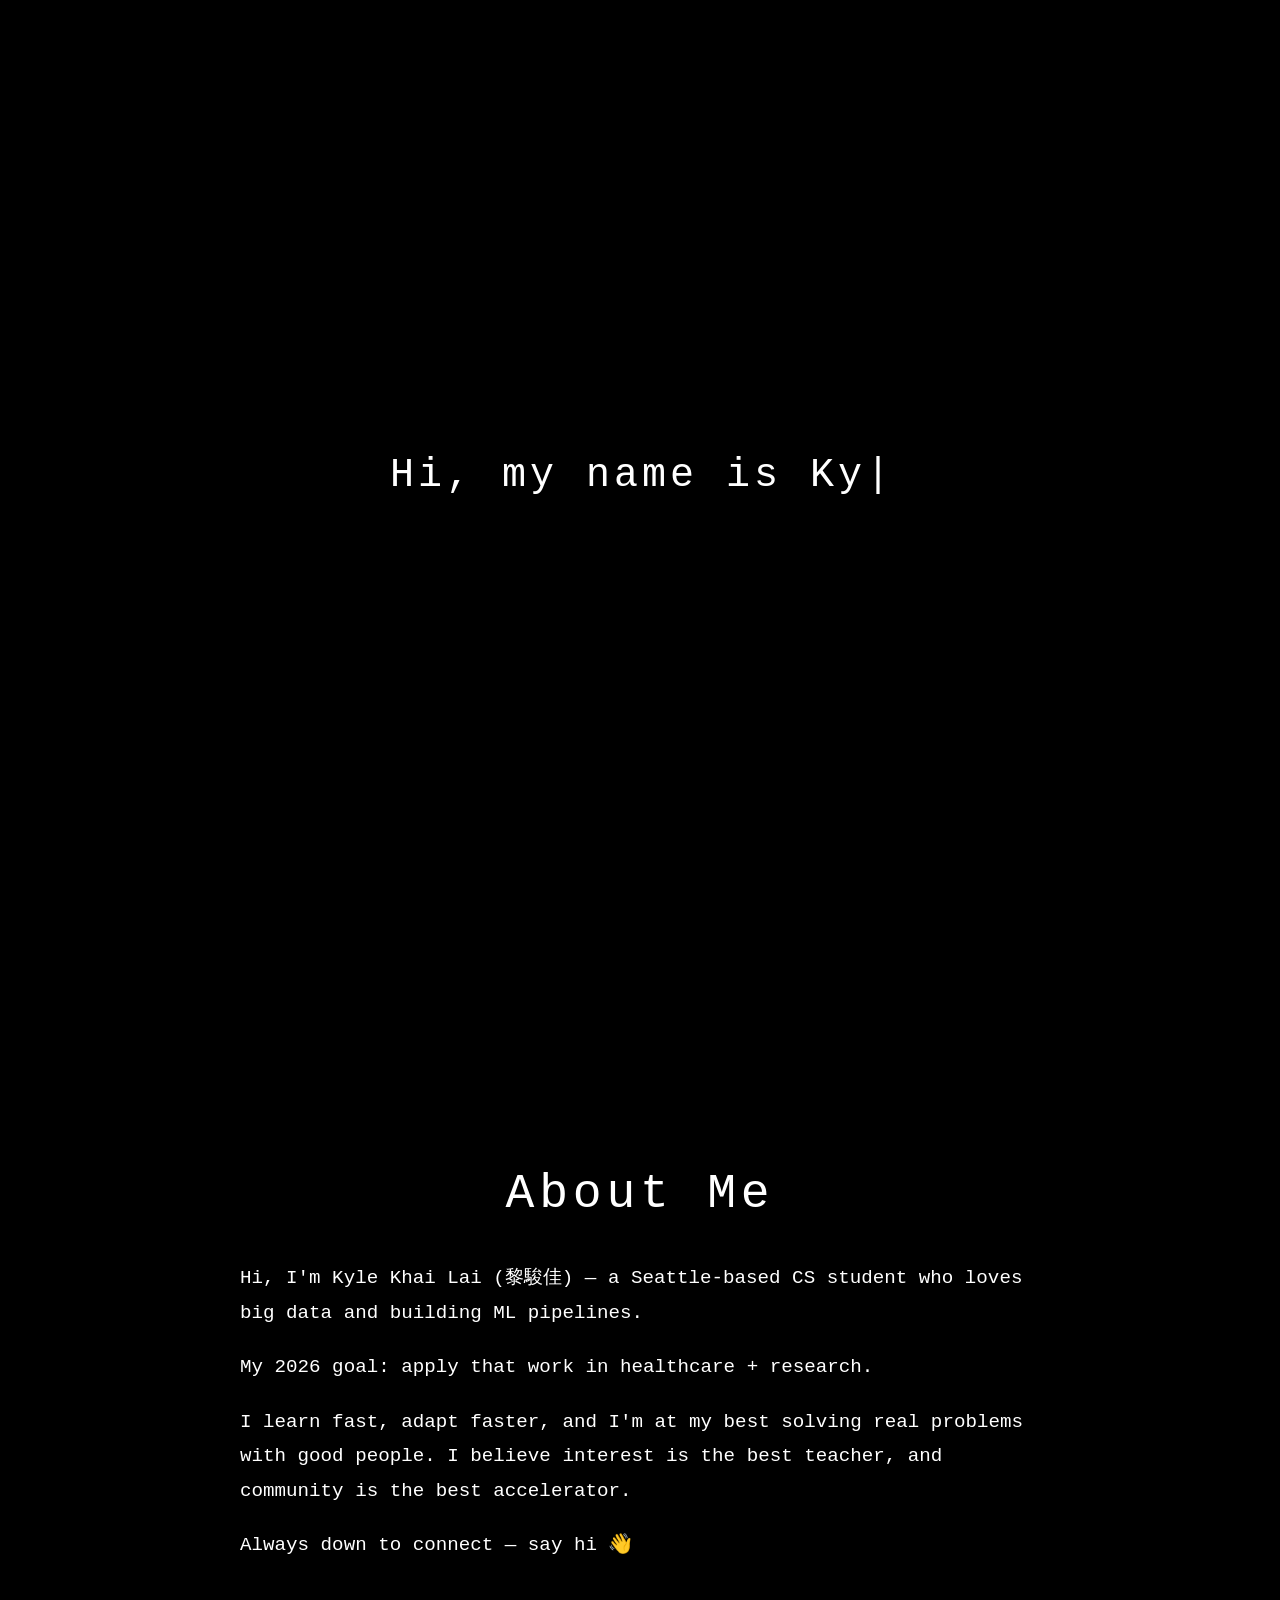
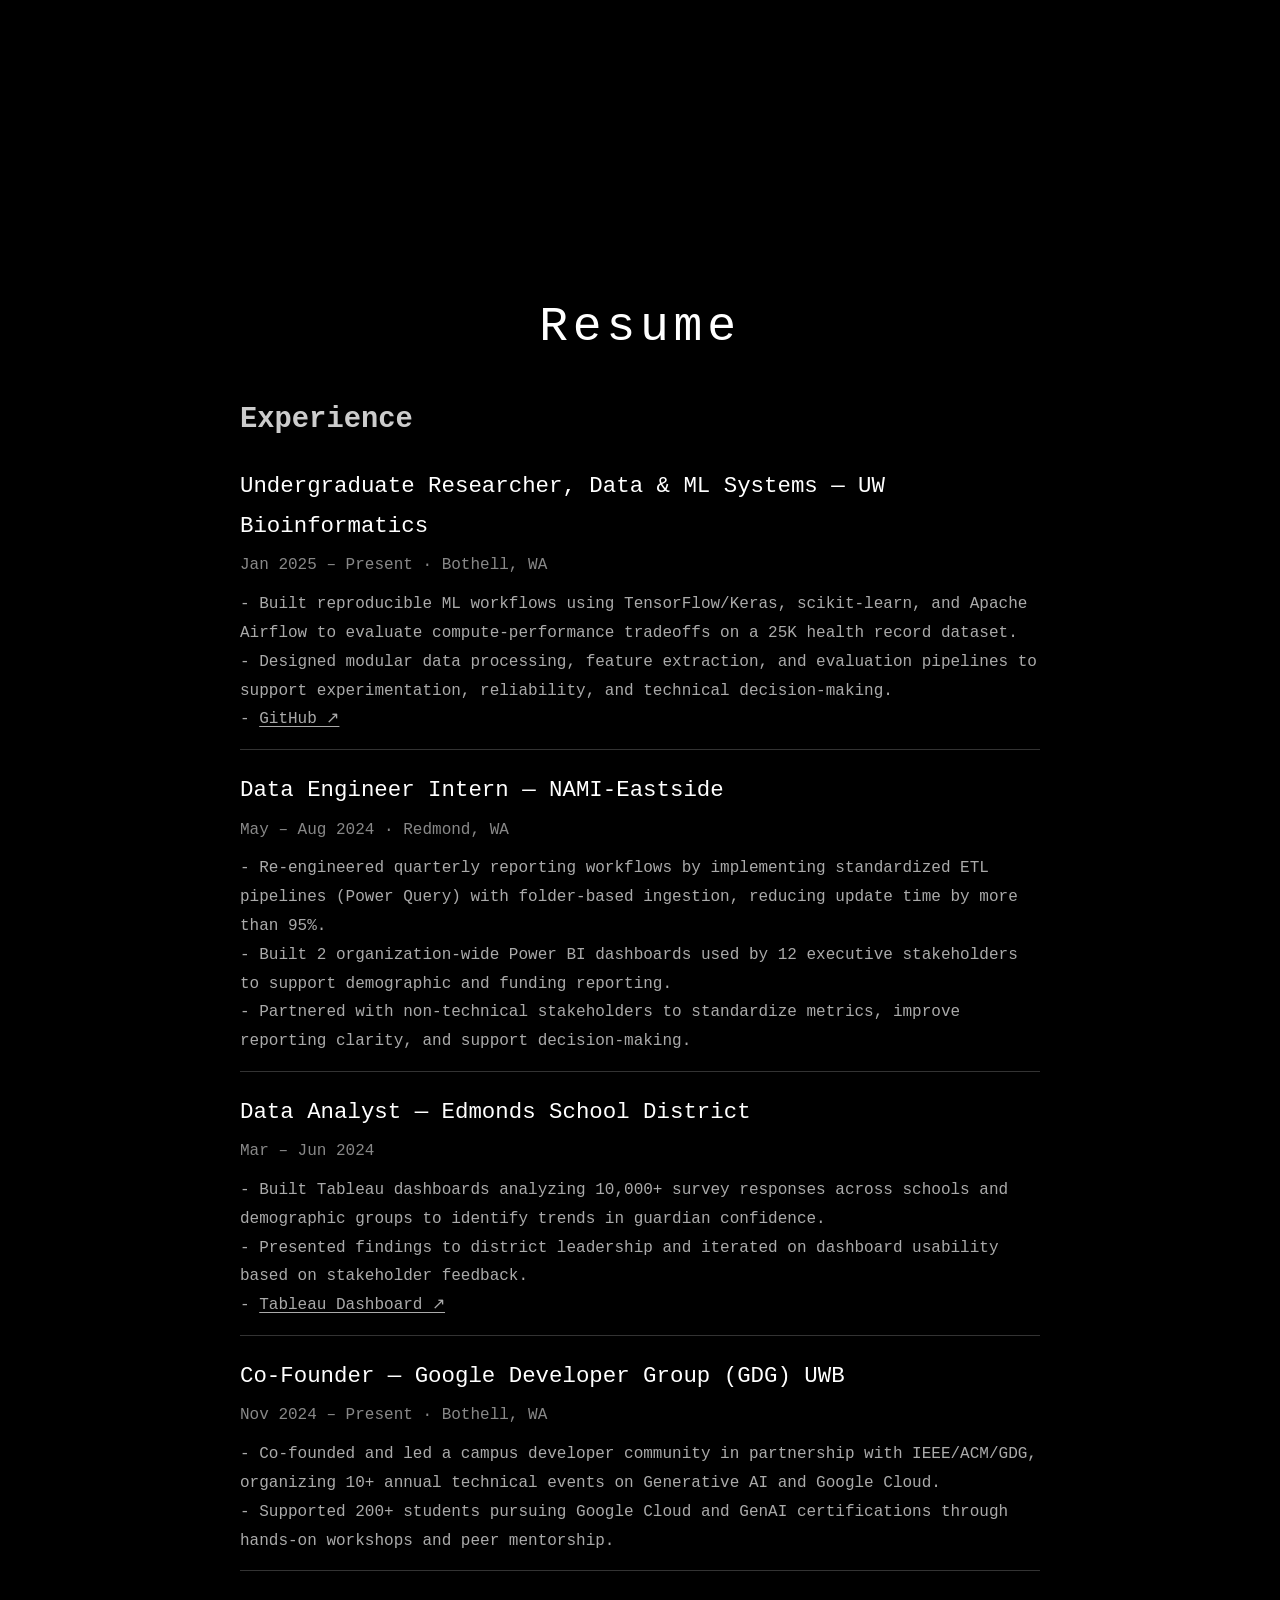
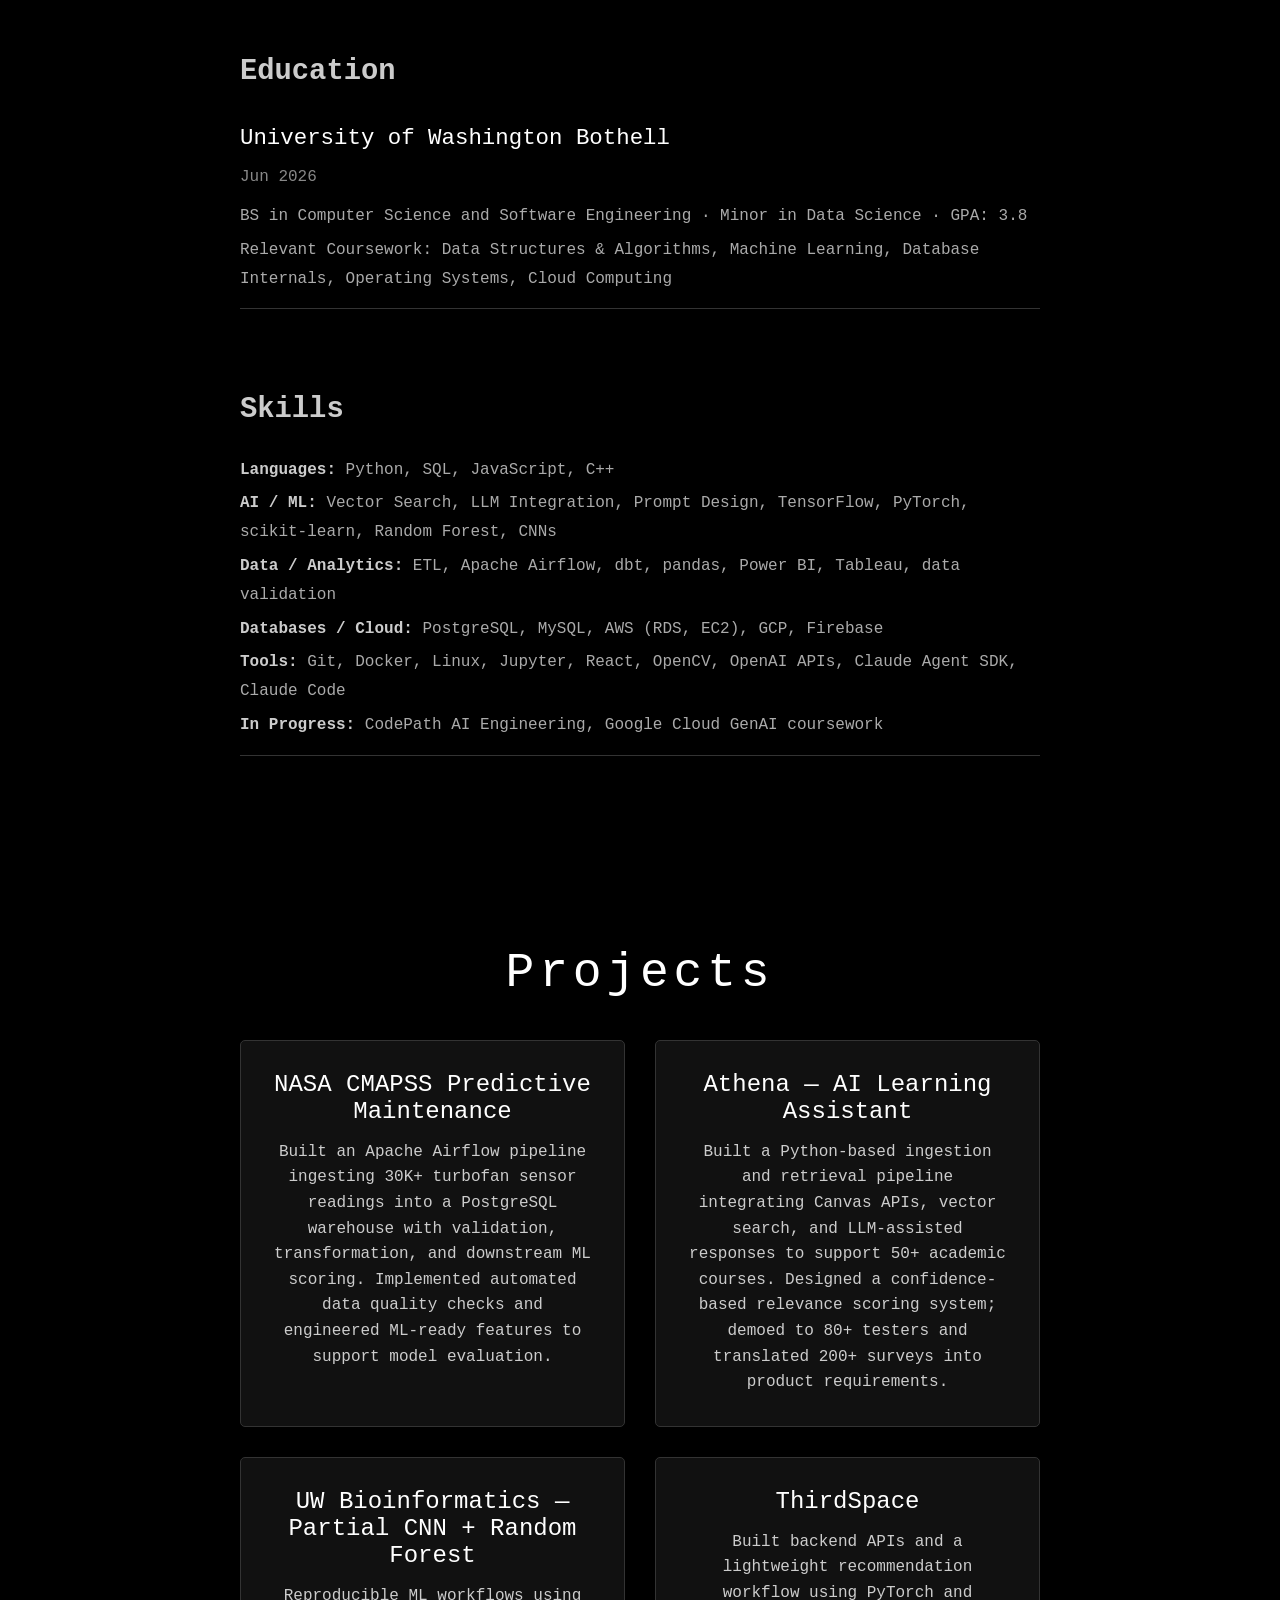
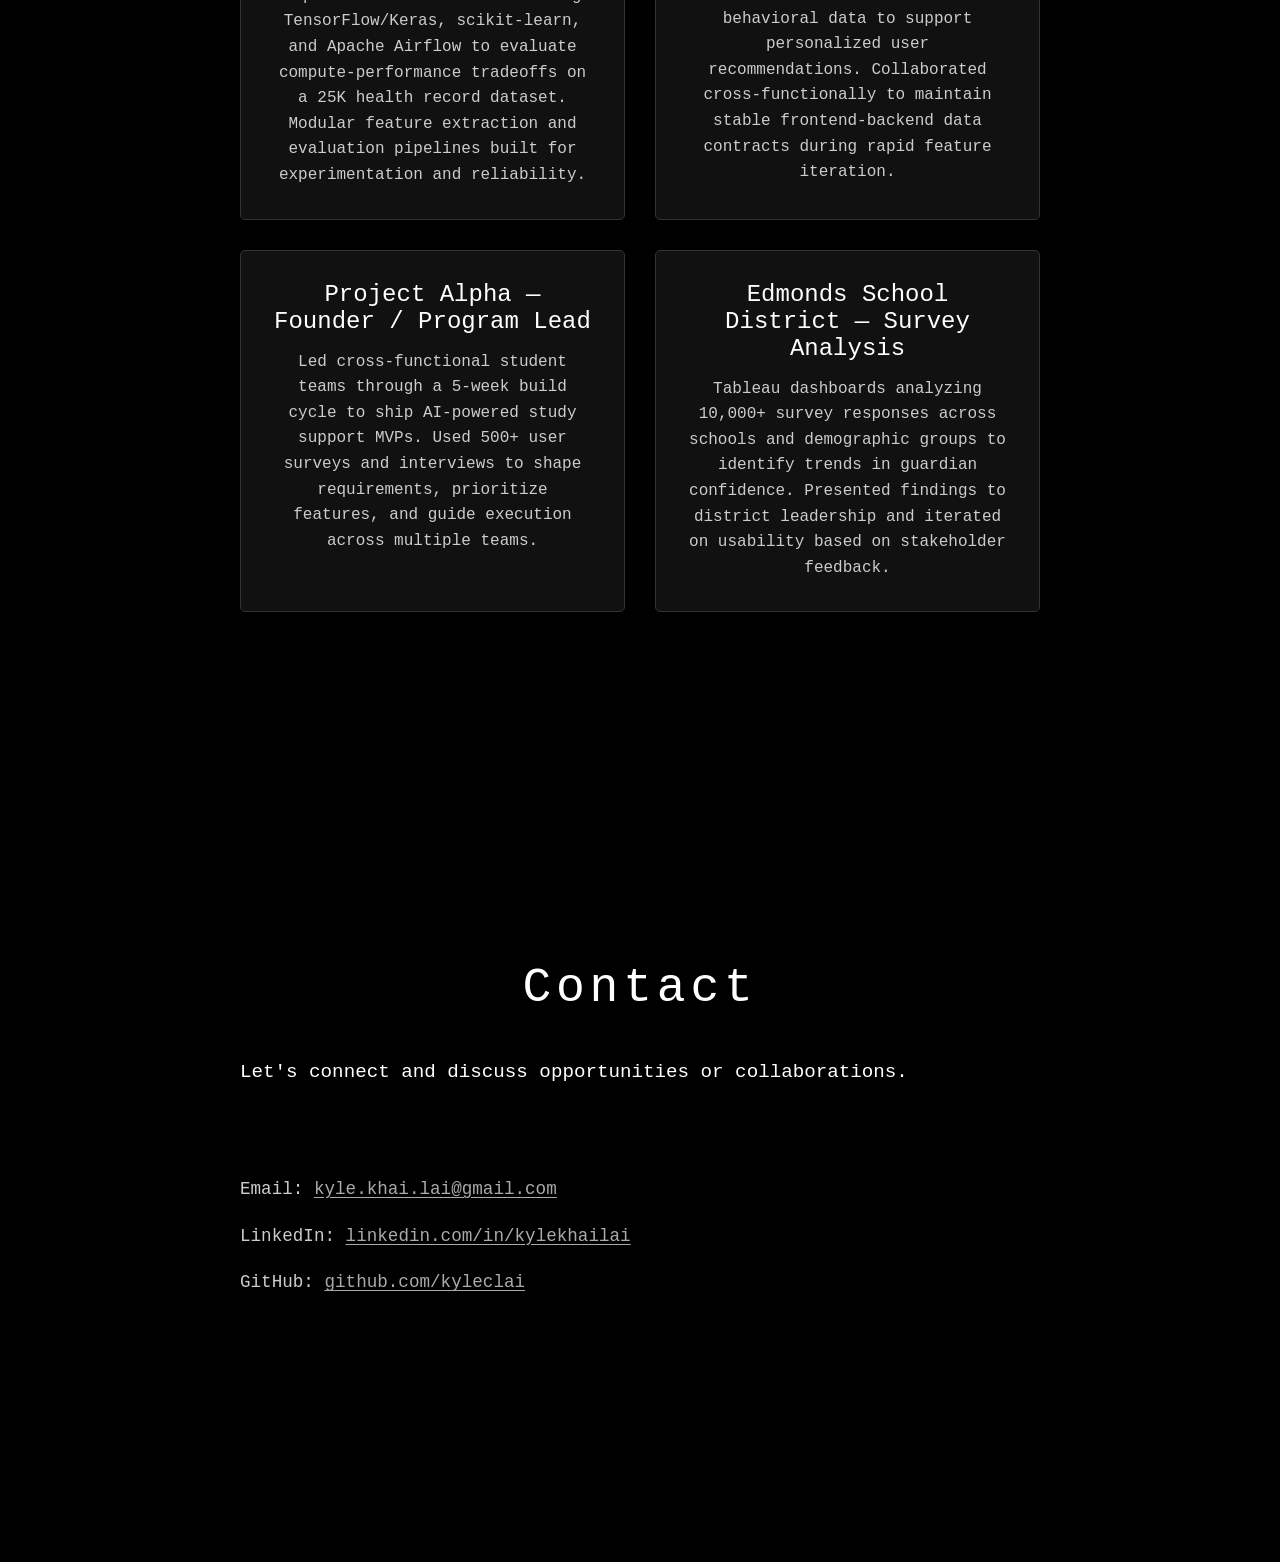
<file: index.html>
<!DOCTYPE html>
<html lang="en">

<head>
    <meta charset="UTF-8">
    <meta name="viewport" content="width=device-width, initial-scale=1.0">
    <title>Kyle Lai</title>
    <link rel="stylesheet" href="style.css">
</head>

<body>
    <!-- navigation -->
    <nav class="navigation" id="navigation">
        <a href="#home" class="nav-item">Home</a>
        <a href="#about" class="nav-item">About</a>
        <a href="#resume" class="nav-item">Resume</a>
        <a href="#projects" class="nav-item">Projects</a>
        <a href="blog.html" class="nav-item">Blog</a>
        <a href="#contact" class="nav-item">Contact</a>
    </nav>

    <!-- home section -->
    <section id="home" class="section">
        <div class="typing-container">
            <h1 class="typing-text" id="typingText"></h1><span class="cursor" id="cursor"></span>
        </div>
    </section>

    <!-- about section -->
    <section id="about" class="section">
        <div class="section-content">
            <h2 class="section-title">About Me</h2>
            <div class="content-text">
                <p>Hi, I'm Kyle Khai Lai (黎駿佳) — a Seattle-based CS student who loves big data and building ML pipelines.</p>
                <p>My 2026 goal: apply that work in healthcare + research.</p>
                <p>I learn fast, adapt faster, and I'm at my best solving real problems with good people. I believe interest is the best teacher, and community is the best accelerator.</p>
                <p>Always down to connect — say hi 👋</p>
            </div>
        </div>
    </section>

    <!-- resume section -->
    <section id="resume" class="section">
        <div class="section-content">
            <h2 class="section-title">Resume</h2>
            <div class="content-text">

                <div class="resume-section">
                    <h3>Experience</h3>

                    <div class="resume-item">
                        <h4>Undergraduate Researcher, Data &amp; ML Systems — UW Bioinformatics</h4>
                        <span class="resume-date">Jan 2025 – Present · Bothell, WA</span>
                        <p>- Built reproducible ML workflows using TensorFlow/Keras, scikit-learn, and Apache Airflow to evaluate compute-performance tradeoffs on a 25K health record dataset.<br>
                           - Designed modular data processing, feature extraction, and evaluation pipelines to support experimentation, reliability, and technical decision-making.<br>
                           - <a href="https://github.com/kyleclai/Partial-CNN-RF" target="_blank" rel="noopener" class="resume-link">GitHub ↗</a></p>
                    </div>

                    <div class="resume-item">
                        <h4>Data Engineer Intern — NAMI-Eastside</h4>
                        <span class="resume-date">May – Aug 2024 · Redmond, WA</span>
                        <p>- Re-engineered quarterly reporting workflows by implementing standardized ETL pipelines (Power Query) with folder-based ingestion, reducing update time by more than 95%.<br>
                           - Built 2 organization-wide Power BI dashboards used by 12 executive stakeholders to support demographic and funding reporting.<br>
                           - Partnered with non-technical stakeholders to standardize metrics, improve reporting clarity, and support decision-making.</p>
                    </div>

                    <div class="resume-item">
                        <h4>Data Analyst — Edmonds School District</h4>
                        <span class="resume-date">Mar – Jun 2024</span>
                        <p>- Built Tableau dashboards analyzing 10,000+ survey responses across schools and demographic groups to identify trends in guardian confidence.<br>
                           - Presented findings to district leadership and iterated on dashboard usability based on stakeholder feedback.<br>
                           - <a href="https://public.tableau.com/app/profile/kyle.lai1304/viz/ESDAvg_ScoreonHonestConvoaboutRace/ESDSTORIES" target="_blank" rel="noopener" class="resume-link">Tableau Dashboard ↗</a></p>
                    </div>

                    <div class="resume-item">
                        <h4>Co-Founder — Google Developer Group (GDG) UWB</h4>
                        <span class="resume-date">Nov 2024 – Present · Bothell, WA</span>
                        <p>- Co-founded and led a campus developer community in partnership with IEEE/ACM/GDG, organizing 10+ annual technical events on Generative AI and Google Cloud.<br>
                           - Supported 200+ students pursuing Google Cloud and GenAI certifications through hands-on workshops and peer mentorship.</p>
                    </div>
                </div>

                <br>

                <div class="resume-section">
                    <h3>Education</h3>
                    <div class="resume-item">
                        <h4>University of Washington Bothell</h4>
                        <span class="resume-date">Jun 2026</span>
                        <p>BS in Computer Science and Software Engineering · Minor in Data Science · GPA: 3.8</p>
                        <p>Relevant Coursework: Data Structures &amp; Algorithms, Machine Learning, Database Internals, Operating Systems, Cloud Computing</p>
                    </div>
                </div>

                <br>

                <div class="resume-section">
                    <h3>Skills</h3>
                    <div class="resume-item">
                        <p><strong>Languages:</strong> Python, SQL, JavaScript, C++</p>
                        <p><strong>AI / ML:</strong> Vector Search, LLM Integration, Prompt Design, TensorFlow, PyTorch, scikit-learn, Random Forest, CNNs</p>
                        <p><strong>Data / Analytics:</strong> ETL, Apache Airflow, dbt, pandas, Power BI, Tableau, data validation</p>
                        <p><strong>Databases / Cloud:</strong> PostgreSQL, MySQL, AWS (RDS, EC2), GCP, Firebase</p>
                        <p><strong>Tools:</strong> Git, Docker, Linux, Jupyter, React, OpenCV, OpenAI APIs, Claude Agent SDK, Claude Code</p>
                        <p><strong>In Progress:</strong> CodePath AI Engineering, Google Cloud GenAI coursework</p>
                    </div>
                </div>

            </div>
        </div>
    </section>

    <!-- projects section -->
    <section id="projects" class="section">
        <div class="section-content">
            <h2 class="section-title">Projects</h2>
            <div class="projects-grid">

                <a href="https://github.com/kyleclai/nasa-cmapss-rul-prediction" target="_blank" rel="noopener" class="project-link">
                    <div class="project-item">
                        <h3>NASA CMAPSS Predictive Maintenance</h3>
                        <p>Built an Apache Airflow pipeline ingesting 30K+ turbofan sensor readings into a PostgreSQL warehouse with validation, transformation, and downstream ML scoring. Implemented automated data quality checks and engineered ML-ready features to support model evaluation.</p>
                    </div>
                </a>

                <div class="project-item no-link">
                    <h3>Athena — AI Learning Assistant</h3>
                    <p>Built a Python-based ingestion and retrieval pipeline integrating Canvas APIs, vector search, and LLM-assisted responses to support 50+ academic courses. Designed a confidence-based relevance scoring system; demoed to 80+ testers and translated 200+ surveys into product requirements.</p>
                </div>

                <a href="https://github.com/kyleclai/Partial-CNN-RF" target="_blank" rel="noopener" class="project-link">
                    <div class="project-item">
                        <h3>UW Bioinformatics — Partial CNN + Random Forest</h3>
                        <p>Reproducible ML workflows using TensorFlow/Keras, scikit-learn, and Apache Airflow to evaluate compute-performance tradeoffs on a 25K health record dataset. Modular feature extraction and evaluation pipelines built for experimentation and reliability.</p>
                    </div>
                </a>

                <a href="https://devpost.com/software/third-space-ebr2ka" target="_blank" rel="noopener" class="project-link">
                    <div class="project-item">
                        <h3>ThirdSpace</h3>
                        <p>Built backend APIs and a lightweight recommendation workflow using PyTorch and behavioral data to support personalized user recommendations. Collaborated cross-functionally to maintain stable frontend-backend data contracts during rapid feature iteration.</p>
                    </div>
                </a>

                <div class="project-item no-link">
                    <h3>Project Alpha — Founder / Program Lead</h3>
                    <p>Led cross-functional student teams through a 5-week build cycle to ship AI-powered study support MVPs. Used 500+ user surveys and interviews to shape requirements, prioritize features, and guide execution across multiple teams.</p>
                </div>

                <a href="https://public.tableau.com/app/profile/kyle.lai1304/viz/ESDAvg_ScoreonHonestConvoaboutRace/ESDSTORIES" target="_blank" rel="noopener" class="project-link">
                    <div class="project-item">
                        <h3>Edmonds School District — Survey Analysis</h3>
                        <p>Tableau dashboards analyzing 10,000+ survey responses across schools and demographic groups to identify trends in guardian confidence. Presented findings to district leadership and iterated on usability based on stakeholder feedback.</p>
                    </div>
                </a>

            </div>
        </div>
    </section>

    <!-- contact section -->
    <section id="contact" class="section">
        <div class="section-content">
            <h2 class="section-title">Contact</h2>
            <div class="content-text">
                <p>Let's connect and discuss opportunities or collaborations.</p>
                <br>
                <div class="contact-info">
                    <p>Email: <a href="mailto:kyle.khai.lai@gmail.com" class="resume-link">kyle.khai.lai@gmail.com</a></p>
                    <p>LinkedIn: <a href="https://linkedin.com/in/kylekhailai" target="_blank" rel="noopener" class="resume-link">linkedin.com/in/kylekhailai</a></p>
                    <p>GitHub: <a href="https://github.com/kyleclai" target="_blank" rel="noopener" class="resume-link">github.com/kyleclai</a></p>
                </div>
            </div>
        </div>
    </section>

    <script src="script.js"></script>
</body>
</html>
</file>
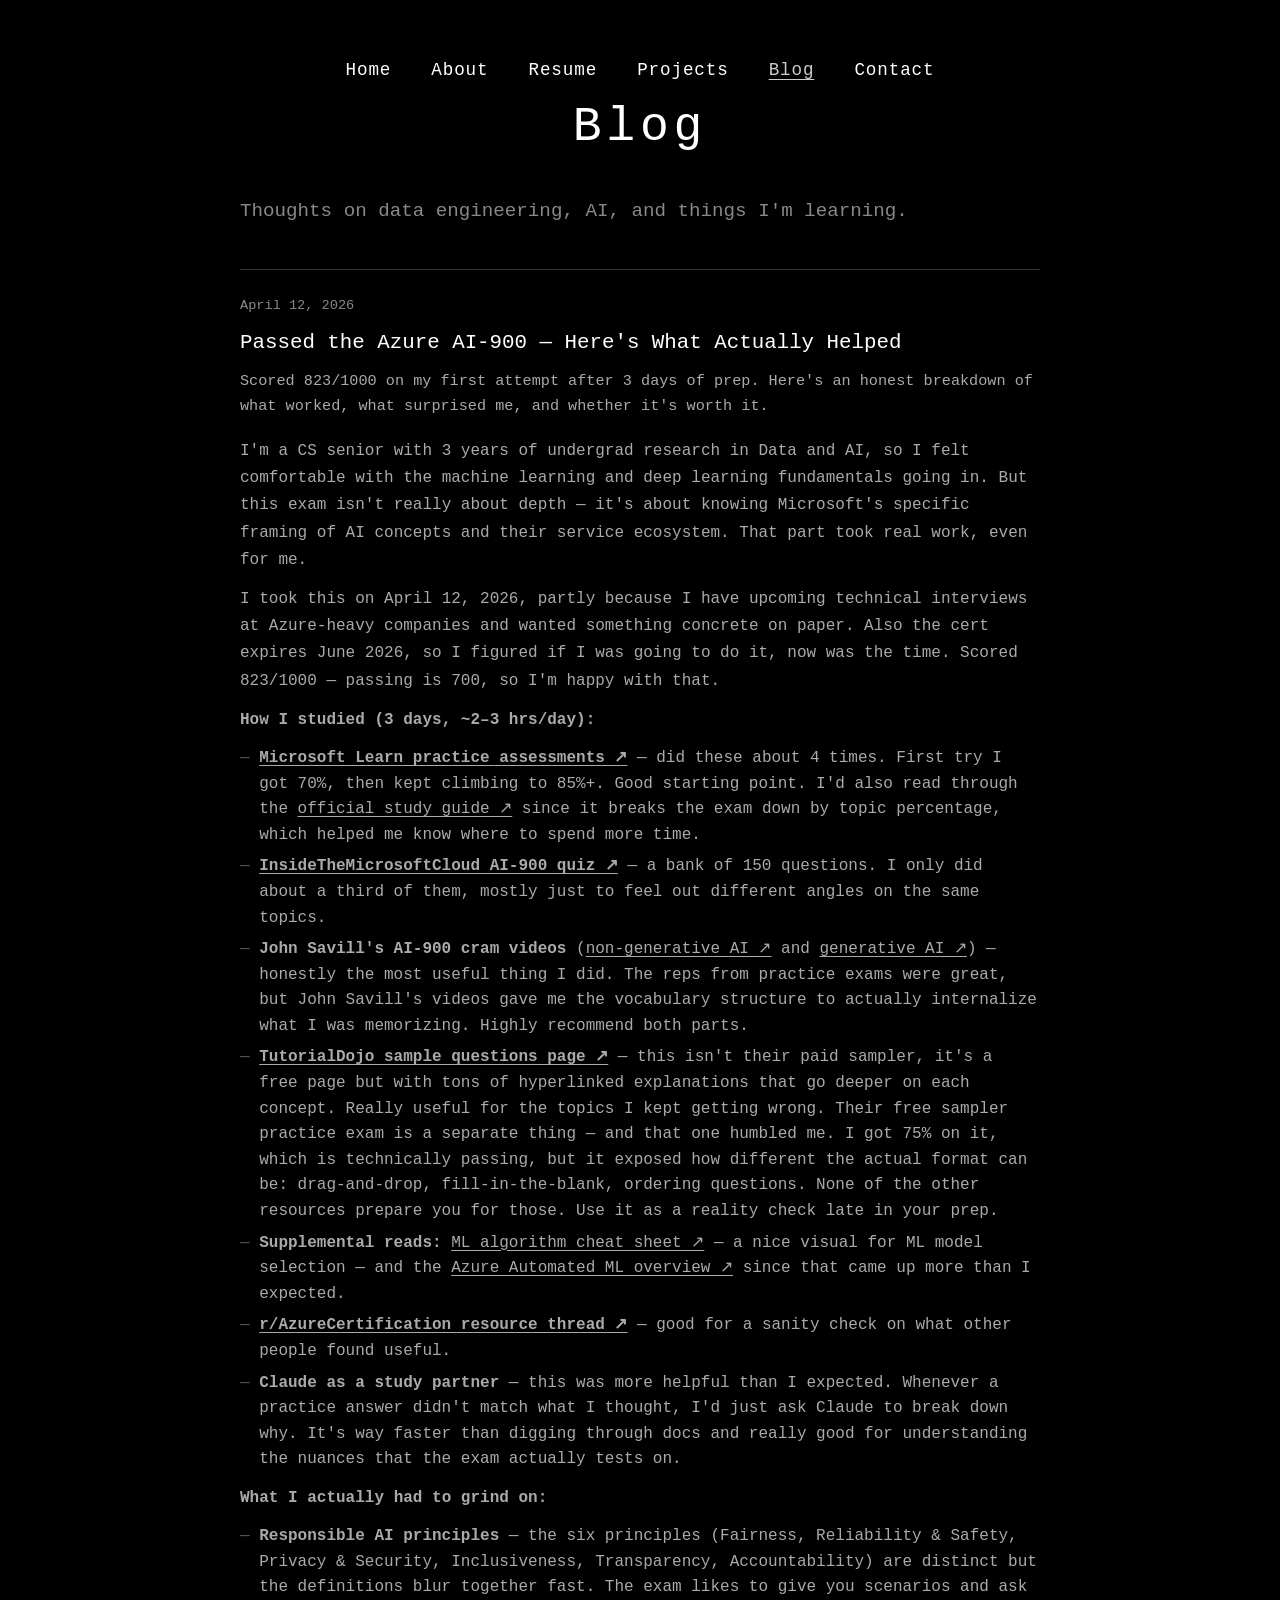
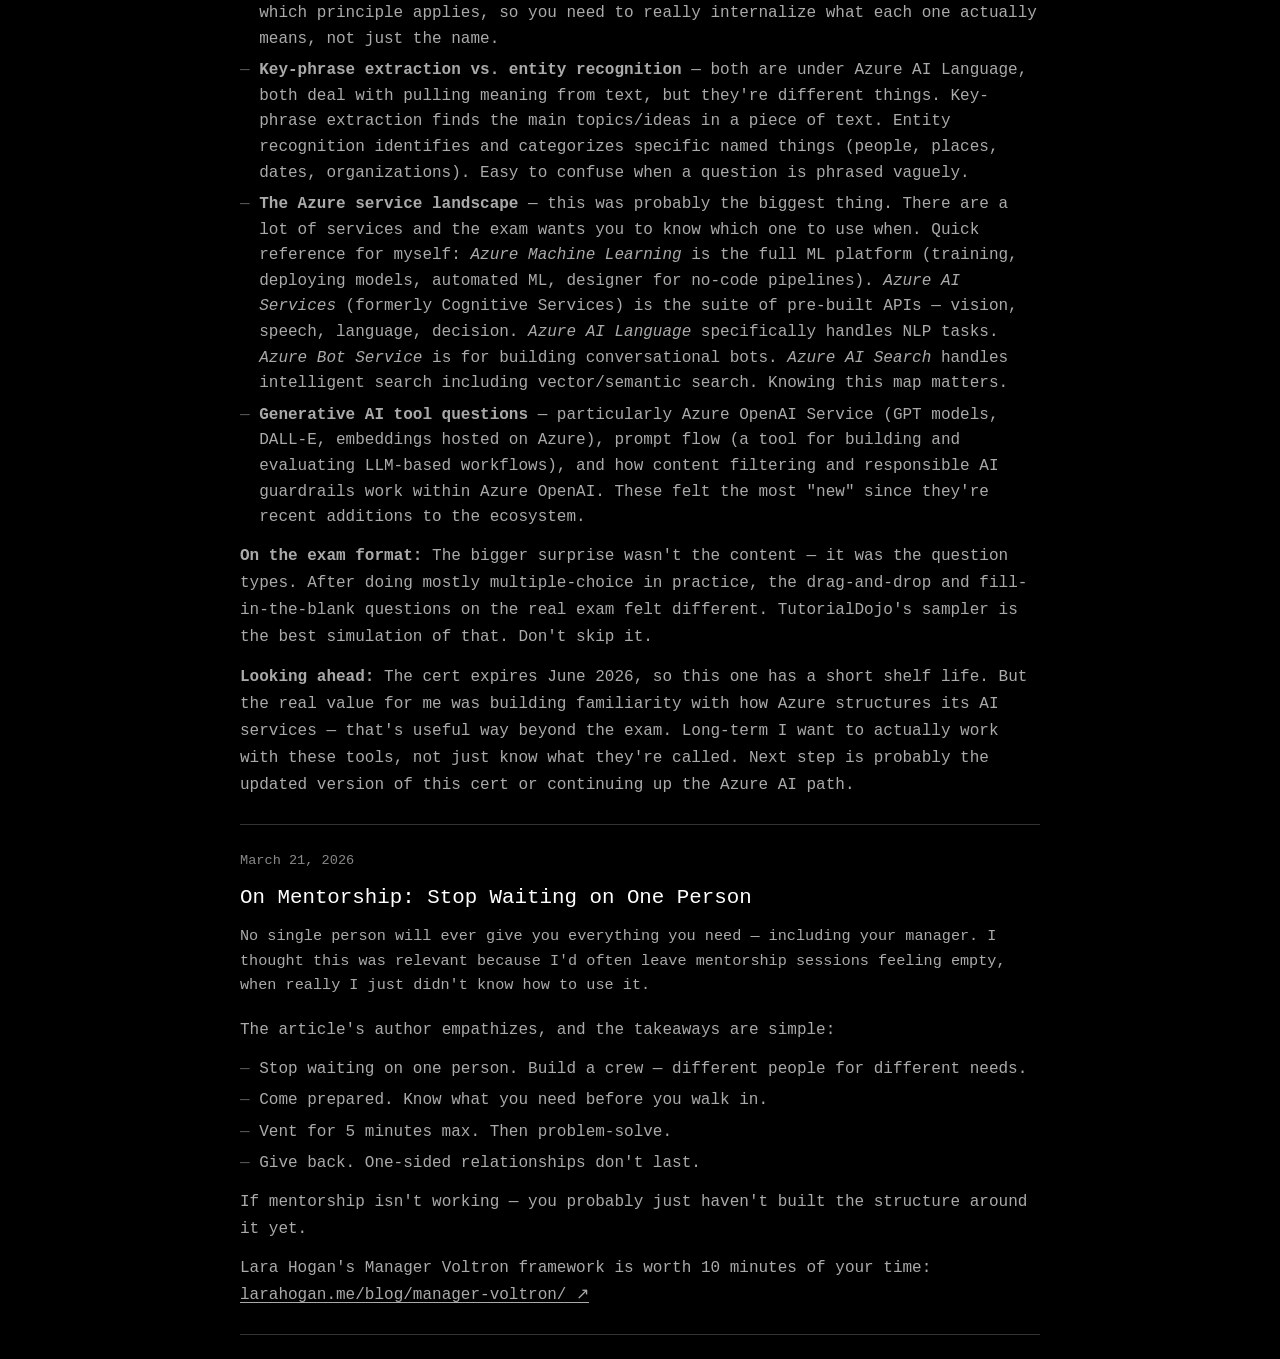
<file: blog.html>
<!DOCTYPE html>
<html lang="en">

<head>
    <meta charset="UTF-8">
    <meta name="viewport" content="width=device-width, initial-scale=1.0">
    <title>Blog — Kyle Lai</title>
    <link rel="stylesheet" href="style.css">
</head>

<body>
    <!-- navigation -->
    <nav class="navigation show" id="navigation">
        <a href="index.html" class="nav-item">Home</a>
        <a href="index.html#about" class="nav-item">About</a>
        <a href="index.html#resume" class="nav-item">Resume</a>
        <a href="index.html#projects" class="nav-item">Projects</a>
        <a href="blog.html" class="nav-item nav-active">Blog</a>
        <a href="index.html#contact" class="nav-item">Contact</a>
    </nav>

    <!-- blog section -->
    <section id="blog" class="section">
        <div class="section-content">
            <h2 class="section-title">Blog</h2>
            <div class="content-text">
                <p style="color:#888; margin-bottom: 40px;">Thoughts on data engineering, AI, and things I'm learning.</p>
                <div class="blog-list">

                    <!-- BLOG POST TEMPLATE — duplicate this block to add a new post -->
                    <!--
                    <div class="blog-item">
                        <span class="blog-date">Month DD, YYYY</span>
                        <h3 class="blog-title"><a href="#" class="resume-link">Post Title Here</a></h3>
                        <p class="blog-excerpt">A short description or excerpt from the post goes here.</p>
                    </div>
                    -->

                    <div class="blog-item">
                        <span class="blog-date">April 12, 2026</span>
                        <h3 class="blog-title">Passed the Azure AI-900 — Here's What Actually Helped</h3>
                        <p class="blog-excerpt">
                            Scored 823/1000 on my first attempt after 3 days of prep. Here's an honest breakdown of what worked, what surprised me, and whether it's worth it.
                        </p>
                        <div class="blog-body">
                            <p>I'm a CS senior with 3 years of undergrad research in Data and AI, so I felt comfortable with the machine learning and deep learning fundamentals going in. But this exam isn't really about depth — it's about knowing Microsoft's specific framing of AI concepts and their service ecosystem. That part took real work, even for me.</p>

                            <p>I took this on April 12, 2026, partly because I have upcoming technical interviews at Azure-heavy companies and wanted something concrete on paper. Also the cert expires June 2026, so I figured if I was going to do it, now was the time. Scored 823/1000 — passing is 700, so I'm happy with that.</p>

                            <p><strong>How I studied (3 days, ~2–3 hrs/day):</strong></p>
                            <ul class="blog-list-items">
                                <li><strong><a href="https://learn.microsoft.com/en-us/credentials/certifications/azure-ai-fundamentals/?practice-assessment-type=certification#certification-practice-for-the-exam" target="_blank" rel="noopener" class="resume-link">Microsoft Learn practice assessments ↗</a></strong> — did these about 4 times. First try I got 70%, then kept climbing to 85%+. Good starting point. I'd also read through the <a href="https://learn.microsoft.com/en-us/credentials/certifications/resources/study-guides/ai-900" target="_blank" rel="noopener" class="resume-link">official study guide ↗</a> since it breaks the exam down by topic percentage, which helped me know where to spend more time.</li>
                                <li><strong><a href="https://insidethemicrosoftcloud.com/ai900quiz/" target="_blank" rel="noopener" class="resume-link">InsideTheMicrosoftCloud AI-900 quiz ↗</a></strong> — a bank of 150 questions. I only did about a third of them, mostly just to feel out different angles on the same topics.</li>
                                <li><strong>John Savill's AI-900 cram videos</strong> (<a href="https://www.youtube.com/watch?v=bTkUTkXrqOQ" target="_blank" rel="noopener" class="resume-link">non-generative AI ↗</a> and <a href="https://www.youtube.com/watch?v=Ch6KE7KxHGM" target="_blank" rel="noopener" class="resume-link">generative AI ↗</a>) — honestly the most useful thing I did. The reps from practice exams were great, but John Savill's videos gave me the vocabulary structure to actually internalize what I was memorizing. Highly recommend both parts.</li>
                                <li><strong><a href="https://tutorialsdojo.com/ai-900-microsoft-azure-ai-fundamentals-sample-exam-questions/" target="_blank" rel="noopener" class="resume-link">TutorialDojo sample questions page ↗</a></strong> — this isn't their paid sampler, it's a free page but with tons of hyperlinked explanations that go deeper on each concept. Really useful for the topics I kept getting wrong. Their free sampler practice exam is a separate thing — and that one humbled me. I got 75% on it, which is technically passing, but it exposed how different the actual format can be: drag-and-drop, fill-in-the-blank, ordering questions. None of the other resources prepare you for those. Use it as a reality check late in your prep.</li>
                                <li><strong>Supplemental reads:</strong> <a href="https://learn.microsoft.com/en-us/azure/machine-learning/algorithm-cheat-sheet?view=azureml-api-1" target="_blank" rel="noopener" class="resume-link">ML algorithm cheat sheet ↗</a> — a nice visual for ML model selection — and the <a href="https://learn.microsoft.com/en-us/azure/machine-learning/concept-automated-ml?view=azureml-api-2" target="_blank" rel="noopener" class="resume-link">Azure Automated ML overview ↗</a> since that came up more than I expected.</li>
                                <li><strong><a href="https://www.reddit.com/r/AzureCertification/comments/1evu979/which_resources_to_use_to_study_for_ai900/" target="_blank" rel="noopener" class="resume-link">r/AzureCertification resource thread ↗</a></strong> — good for a sanity check on what other people found useful.</li>
                                <li><strong>Claude as a study partner</strong> — this was more helpful than I expected. Whenever a practice answer didn't match what I thought, I'd just ask Claude to break down why. It's way faster than digging through docs and really good for understanding the nuances that the exam actually tests on.</li>
                            </ul>

                            <p><strong>What I actually had to grind on:</strong></p>
                            <ul class="blog-list-items">
                                <li><strong>Responsible AI principles</strong> — the six principles (Fairness, Reliability & Safety, Privacy & Security, Inclusiveness, Transparency, Accountability) are distinct but the definitions blur together fast. The exam likes to give you scenarios and ask which principle applies, so you need to really internalize what each one actually means, not just the name.</li>
                                <li><strong>Key-phrase extraction vs. entity recognition</strong> — both are under Azure AI Language, both deal with pulling meaning from text, but they're different things. Key-phrase extraction finds the main topics/ideas in a piece of text. Entity recognition identifies and categorizes specific named things (people, places, dates, organizations). Easy to confuse when a question is phrased vaguely.</li>
                                <li><strong>The Azure service landscape</strong> — this was probably the biggest thing. There are a lot of services and the exam wants you to know which one to use when. Quick reference for myself: <em>Azure Machine Learning</em> is the full ML platform (training, deploying models, automated ML, designer for no-code pipelines). <em>Azure AI Services</em> (formerly Cognitive Services) is the suite of pre-built APIs — vision, speech, language, decision. <em>Azure AI Language</em> specifically handles NLP tasks. <em>Azure Bot Service</em> is for building conversational bots. <em>Azure AI Search</em> handles intelligent search including vector/semantic search. Knowing this map matters.</li>
                                <li><strong>Generative AI tool questions</strong> — particularly Azure OpenAI Service (GPT models, DALL-E, embeddings hosted on Azure), prompt flow (a tool for building and evaluating LLM-based workflows), and how content filtering and responsible AI guardrails work within Azure OpenAI. These felt the most "new" since they're recent additions to the ecosystem.</li>
                            </ul>

                            <p><strong>On the exam format:</strong> The bigger surprise wasn't the content — it was the question types. After doing mostly multiple-choice in practice, the drag-and-drop and fill-in-the-blank questions on the real exam felt different. TutorialDojo's sampler is the best simulation of that. Don't skip it.</p>

                            <p><strong>Looking ahead:</strong> The cert expires June 2026, so this one has a short shelf life. But the real value for me was building familiarity with how Azure structures its AI services — that's useful way beyond the exam. Long-term I want to actually work with these tools, not just know what they're called. Next step is probably the updated version of this cert or continuing up the Azure AI path.</p>
                        </div>
                    </div>

                    <div class="blog-item">
                        <span class="blog-date">March 21, 2026</span>
                        <h3 class="blog-title">On Mentorship: Stop Waiting on One Person</h3>
                        <p class="blog-excerpt">
                            No single person will ever give you everything you need — including your manager. I thought this was relevant because I'd often leave mentorship sessions feeling empty, when really I just didn't know how to use it.
                        </p>
                        <div class="blog-body">
                            <p>The article's author empathizes, and the takeaways are simple:</p>
                            <ul class="blog-list-items">
                                <li>Stop waiting on one person. Build a crew — different people for different needs.</li>
                                <li>Come prepared. Know what you need before you walk in.</li>
                                <li>Vent for 5 minutes max. Then problem-solve.</li>
                                <li>Give back. One-sided relationships don't last.</li>
                            </ul>
                            <p>If mentorship isn't working — you probably just haven't built the structure around it yet.</p>
                            <p>Lara Hogan's Manager Voltron framework is worth 10 minutes of your time: <a href="https://larahogan.me/blog/manager-voltron/" target="_blank" rel="noopener" class="resume-link">larahogan.me/blog/manager-voltron/ ↗</a></p>
                        </div>
                    </div>

                </div>
            </div>
        </div>
    </section>

</body>
</html>
</file>
<file: style.css>
* {
    margin: 0;
    padding: 0;
    box-sizing: border-box;
}

html {
    scroll-behavior: smooth;
    scroll-padding-top: 0;
}

body {
    font-family: 'Courier New', monospace;
    background-color: #000;
    color: #fff;
    overflow-x: hidden;
    overflow-y: auto;
    position: relative;
}

/* Navigation */
.navigation {
    position: fixed;
    top: 50px;
    left: 50%;
    transform: translateX(-50%);
    display: flex;
    gap: 40px;
    opacity: 0;
    transition: opacity 1s ease-in;
    z-index: 100;
    background-color: rgba(0, 0, 0, 0.9);
    padding: 10px 20px;
    border-radius: 5px;
}

.navigation.show {
    opacity: 1;
}

.nav-item {
    color: #fff;
    text-decoration: none;
    font-size: 1.1rem;
    font-weight: 300;
    letter-spacing: 0.05em;
    transition: color 0.3s ease;
    cursor: pointer;
}

.nav-item:hover {
    color: #ccc;
}

.nav-active {
    color: #ccc;
    text-decoration: underline;
    text-underline-offset: 4px;
}

/* Sections */
.section {
    min-height: 100vh;
    display: flex;
    justify-content: center;
    align-items: center;
    padding: 100px 50px 50px;
}

#blog.section {
    align-items: flex-start;
}

#home {
    position: relative;
}

.typing-container {
    text-align: center;
}

.typing-text {
    font-size: 2.5rem;
    font-weight: 300;
    letter-spacing: 0.1em;
    display: inline;
}

.cursor {
    display: inline;
    color: #fff;
    font-weight: 100;
    font-size: 2.5rem;
    animation: blink 1s infinite;
}

.cursor::after {
    content: '|';
}

@keyframes blink {
    0%, 50% { opacity: 1; }
    51%, 100% { opacity: 0; }
}

/* Section Content */
.section-content {
    max-width: 800px;
    width: 100%;
    text-align: center;
}

.section-title {
    font-size: 3rem;
    font-weight: 300;
    margin-bottom: 40px;
    letter-spacing: 0.1em;
}

.content-text {
    font-size: 1.2rem;
    line-height: 1.8;
    font-weight: 300;
    text-align: left;
}

.content-text p {
    margin-bottom: 20px;
}

/* Resume Styles */
.resume-section {
    margin-bottom: 40px;
}

.resume-section h3 {
    font-size: 1.8rem;
    margin-bottom: 20px;
    color: #ccc;
    font-weight: bold;
}

.resume-item {
    margin-bottom: 20px;
    padding-bottom: 10px;
    border-bottom: 1px solid #333;
}

.resume-item h4 {
    font-size: 1.4rem;
    margin-bottom: 5px;
    font-weight: 300;
}

.resume-item p {
    font-size: 1rem;
    color: #aaa;
    margin-bottom: 5px;
}

.resume-item strong {
    color: #ccc;
}

.resume-date {
    color: #888;
    font-size: 1rem;
    margin-bottom: 10px;
    display: block;
}

.resume-link {
    color: #aaa;
    text-decoration: underline;
    text-underline-offset: 3px;
    transition: color 0.2s;
}

.resume-link:hover {
    color: #fff;
}

/* Projects Grid */
.projects-grid {
    display: grid;
    grid-template-columns: repeat(auto-fit, minmax(300px, 1fr));
    gap: 30px;
    margin-top: 40px;
}

.project-link {
    text-decoration: none;
    color: inherit;
    display: block;
    transition: transform 0.3s ease;
}

.project-link:hover {
    transform: translateY(-5px);
}

.project-item {
    background-color: #111;
    padding: 30px;
    border-radius: 5px;
    border: 1px solid #333;
    transition: border-color 0.3s ease, box-shadow 0.3s ease;
    height: 100%;
    cursor: pointer;
}

.project-item.no-link {
    cursor: default;
}

.project-link:hover .project-item {
    border-color: #555;
    box-shadow: 0 5px 15px rgba(255, 255, 255, 0.1);
}

.project-item h3 {
    font-size: 1.5rem;
    margin-bottom: 15px;
    font-weight: 300;
    color: #fff;
}

.project-item p {
    line-height: 1.6;
    color: #ccc;
}

/* Blog */
.blog-list {
    display: flex;
    flex-direction: column;
    gap: 0;
}

.blog-item {
    padding: 24px 0;
    border-bottom: 1px solid #333;
}

.blog-item:first-child {
    border-top: 1px solid #333;
}

.blog-date {
    color: #888;
    font-size: 0.85rem;
    display: block;
    margin-bottom: 6px;
}

.blog-title {
    font-size: 1.3rem;
    font-weight: 300;
    margin-bottom: 8px;
}

.blog-excerpt {
    color: #aaa;
    font-size: 0.95rem;
    line-height: 1.6;
    margin-bottom: 0;
}

.blog-body {
    margin-top: 16px;
    display: flex;
    flex-direction: column;
    gap: 12px;
}

.blog-body p {
    color: #aaa;
    font-size: 1rem;
    line-height: 1.7;
    margin-bottom: 0;
}

.blog-list-items {
    list-style: none;
    padding-left: 0;
    display: flex;
    flex-direction: column;
    gap: 6px;
}

.blog-list-items li {
    color: #aaa;
    font-size: 1rem;
    line-height: 1.6;
    padding-left: 1.2em;
    position: relative;
}

.blog-list-items li::before {
    content: '—';
    position: absolute;
    left: 0;
    color: #555;
}

.blog-empty {
    padding: 24px 0;
    border-top: 1px solid #333;
    border-bottom: 1px solid #333;
    color: #555;
    font-size: 1rem;
}

/* Contact Info */
.contact-info {
    margin-top: 30px;
}

.contact-info p {
    font-size: 1.1rem;
    margin-bottom: 15px;
    color: #ccc;
}

/* Responsive */
@media (max-width: 768px) {
    .typing-text {
        font-size: 1.8rem;
    }

    .navigation {
        gap: 25px;
        top: 30px;
        padding: 8px 15px;
    }

    .nav-item {
        font-size: 1rem;
    }

    .section {
        padding: 80px 30px 30px;
    }

    .section-title {
        font-size: 2.2rem;
    }

    .content-text {
        font-size: 1.1rem;
    }

    .projects-grid {
        grid-template-columns: 1fr;
        gap: 20px;
    }
}

@media (max-width: 480px) {
    .typing-text {
        font-size: 1.4rem;
    }

    .navigation {
        gap: 15px;
        top: 20px;
        flex-wrap: wrap;
        justify-content: center;
        padding: 10px;
    }

    .nav-item {
        font-size: 0.9rem;
    }

    .section {
        padding: 70px 20px 20px;
    }

    .section-title {
        font-size: 1.8rem;
    }

    .content-text {
        font-size: 1rem;
        text-align: center;
    }

    .project-item {
        padding: 20px;
    }
}
</file>
